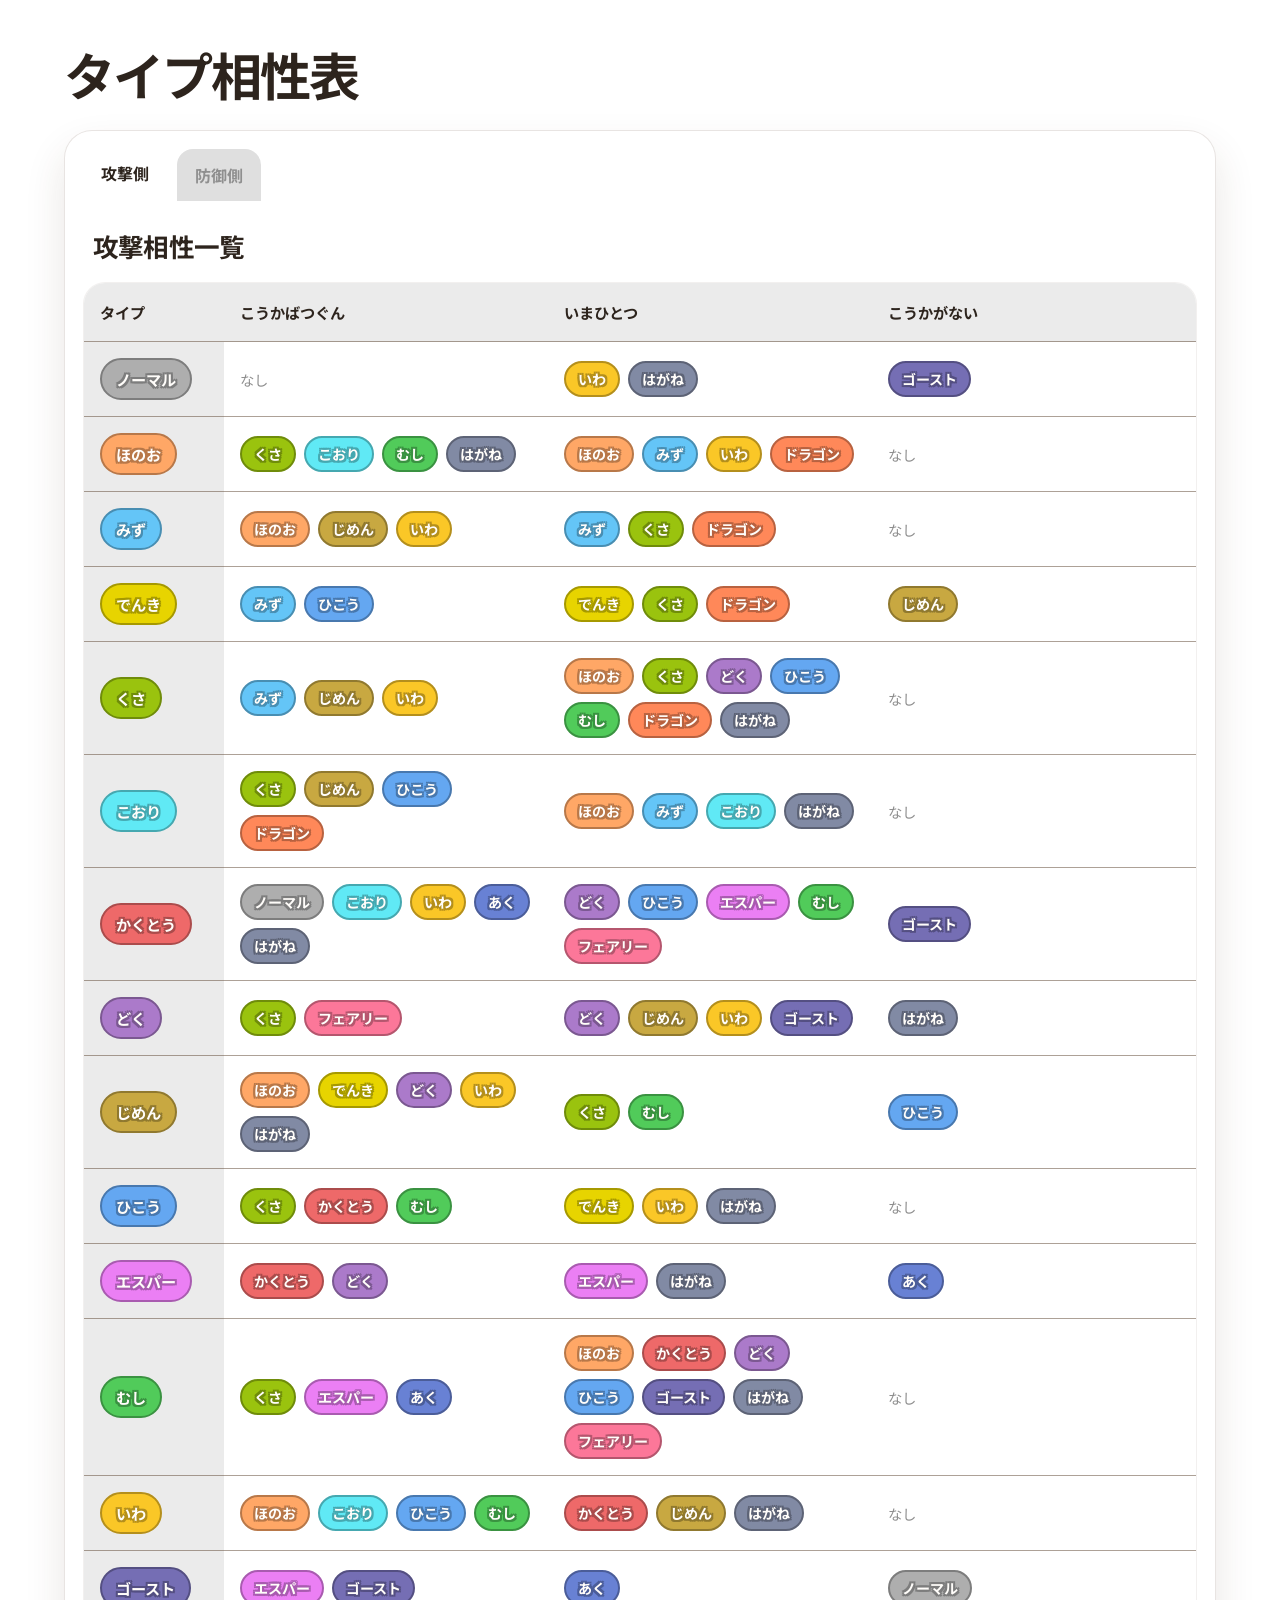
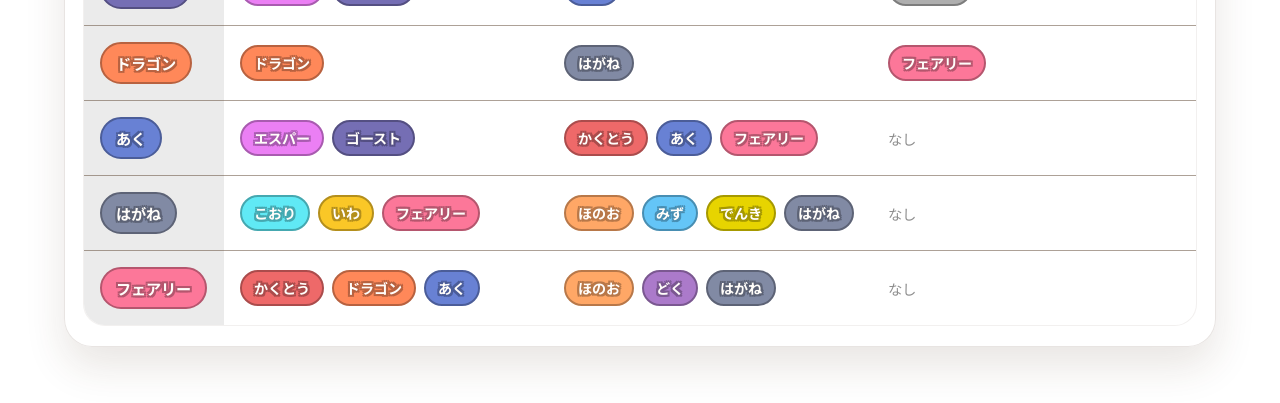
<file: index.html>
<!doctype html>
<html lang="ja">
<head>
	<meta charset="utf-8">
	<meta name="viewport" content="width=device-width, initial-scale=1">
	<title>ポケモンタイプ相性表</title>
	<link rel="stylesheet" href="/css/styles.css">
</head>
<body>
	<div id="app"></div>
	<script src="/js/app.js"></script>
</body>
</html>
</file>
<file: css/styles.css>
/* 日本語フォントの読み込み */
@import url('https://fonts.googleapis.com/css2?family=Noto+Sans+JP:wght@400;700&display=swap');

:root {
	--bg-kicker: rgba(255, 255, 255, 0.62);
	--bg-card: rgba(255, 255, 255, 0.92);
	--bg-tab-hover: #9e9e9e;
	--bg-tab-active: #ffffff;
	--bg-tab-deactive: #dfdfdf;
	--bg-table-wrap: rgb(255, 255, 255);
	--bg-table-header: rgb(235, 235, 235);
	--type-column-width: 140px;
	--matchup-column-width: calc((100% - var(--type-column-width)) / 3);

	--card-border: rgba(93, 68, 49, 0.14);
	--text-main: #2d241d;
	--text-sub: #8f8f8f;
	--shadow: 0 20px 40px rgba(70, 46, 28, 0.12);
	--accent: #7d4931;
}

* {
	box-sizing: border-box;
}

body {
	font-family: 'Noto Sans JP', sans-serif;
	margin: 0;
	min-height: 100vh;
	color: var(--text-main);
}

#app {
	min-height: 100vh;
}

.page {
	width: 90%;
	margin: 0 auto;
	padding: 48px 0 56px;
}

.hero {
	margin-bottom: 28px;
}

h1 {
	margin: 0;
	font-size: clamp(2rem, 4vw, 3.5rem);
	line-height: 1.05;
	letter-spacing: -0.04em;
}

.hero p {
	margin: 14px 0 0;
	max-width: 720px;
	color: var(--text-sub);
	font-size: 1rem;
	line-height: 1.8;
}

.shell {
	background: var(--bg-card);
	border: 1px solid var(--card-border);
	border-radius: 28px;
	box-shadow: var(--shadow);
	overflow: hidden;
	backdrop-filter: blur(12px);
}

.tab-bar {
	display: flex;
	gap: 10px;
	padding: 18px 18px 0;
	flex-wrap: wrap;
}

.tab-button {
	appearance: none;
	border: 0;
	border-radius: 16px 16px 0 0;
	padding: 14px 18px;
	background: var(--bg-tab-deactive);
	color: var(--text-sub);
	cursor: pointer;
	font: inherit;
	font-weight: 700;
	transition: background-color 140ms ease, color 140ms ease, transform 140ms ease;
}

.tab-button:hover {
	background: var(--bg-tab-hover);
	color: var(--text-sub);
}

.tab-button[aria-selected="true"] {
	background: var(--bg-tab-active);
	color: var(--text-main);
	transform: translateY(-2px);
}

.panel {
	display: none;
	padding: 10px 18px 20px;
	animation: fade-in 180ms ease;
}

.panel.is-active {
	display: block;
}

.panel-header {
	display: flex;
	justify-content: space-between;
	align-items: flex-end;
	gap: 16px;
	padding: 16px 10px 18px;
	flex-wrap: wrap;
}

.panel-header h2 {
	margin: 0;
	font-size: clamp(1.35rem, 2vw, 1.8rem);
	letter-spacing: -0.03em;
}

.panel-header p {
	margin: 6px 0 0;
	color: var(--text-sub);
}

.helper {
	margin: 0;
	padding: 8px 12px;
	border-radius: 14px;
	background: var(--bg-tab-hover);
	color: var(--text-sub);
	font-size: 0.9rem;
}

.table-wrap {
	border: 1px solid rgba(93, 68, 49, 0.08);
	border-radius: 22px;
	background: var(--bg-table-wrap);
	overflow: auto;
}

table {
	width: 100%;
	min-width: 920px;
	border-collapse: separate;
	border-spacing: 0;
	table-layout: fixed;
}

.column-type-header,
.row-heading {
	width: var(--type-column-width);
	min-width: var(--type-column-width);
}

.column-type-header {
	left: 0;
	z-index: 3;
}

.column-matchup-header,
.column-matchup-cell {
	width: var(--matchup-column-width);
}

thead th {
	position: sticky;
	top: 0;
	z-index: 2;
	padding: 18px 16px;
	border-bottom: 1px solid rgba(93, 68, 49, 0.5);
	background: var(--bg-table-header);
	font-size: 0.95rem;
	text-align: left;
	white-space: nowrap;
}

tbody th,
tbody td {
	padding: 16px;
	border-bottom: 1px solid rgba(93, 68, 49, 0.5);
	vertical-align: top;
	vertical-align: middle;
}

tbody tr:last-child th,
tbody tr:last-child td {
	border-bottom: 0;
}

.row-heading {
	position: sticky;
	left: 0;
	z-index: 1;
	background: var(--bg-table-header);
	white-space: nowrap;
}

.row-heading-content {
	display: grid;
	gap: 6px;
}

.type-badge,
.type-pill {
	display: inline-flex;
	align-items: center;
	justify-content: center;
	border-radius: 999px;
	font-weight: 700;
	white-space: nowrap;
}

.type-badge {
	padding: 8px 14px;
	font-size: 0.95rem;
	width: fit-content;
}

.type-pill {
	padding: 6px 12px;
	font-size: 0.88rem;
}

.tags {
	display: flex;
	flex-wrap: wrap;
	gap: 8px;
}

.empty {
	color: var(--text-sub);
	font-size: 0.9rem;
}

.status {
	padding: 24px 18px 30px;
	color: var(--text-sub);
}

.status.is-loading,
.status.is-error {
	display: grid;
	place-items: center;
	min-height: 100vh;
	padding: 32px;
}

.status-card {
	width: min(560px, 100%);
	padding: 24px 26px;
	border-radius: 24px;
	background: var(--bg-card);
	border: 1px solid var(--card-border);
	box-shadow: var(--shadow);
}

.status-card h2 {
	margin: 0 0 10px;
	font-size: 1.3rem;
}

.status-card p {
	margin: 0;
	color: var(--text-sub);
	line-height: 1.7;
}

@keyframes fade-in {
	from {
		opacity: 0;
		transform: translateY(6px);
	}
	to {
		opacity: 1;
		transform: translateY(0);
	}
}

@media (max-width: 720px) {
	.page {
		width: min(100% - 20px, 1180px);
		padding-top: 24px;
		padding-bottom: 32px;
	}

	.shell {
		border-radius: 22px;
	}

	.tab-bar {
		padding: 12px 12px 0;
	}

	.tab-button {
		flex: 1 1 0;
		text-align: center;
		border-radius: 14px 14px 0 0;
		padding: 12px 10px;
	}

	.panel {
		padding: 6px 12px 14px;
	}

	.panel-header {
		padding: 12px 4px 16px;
	}

	thead th,
	tbody th,
	tbody td {
		padding: 14px 12px;
	}

	.type-pill {
		font-size: 0.82rem;
	}
}
</file>
